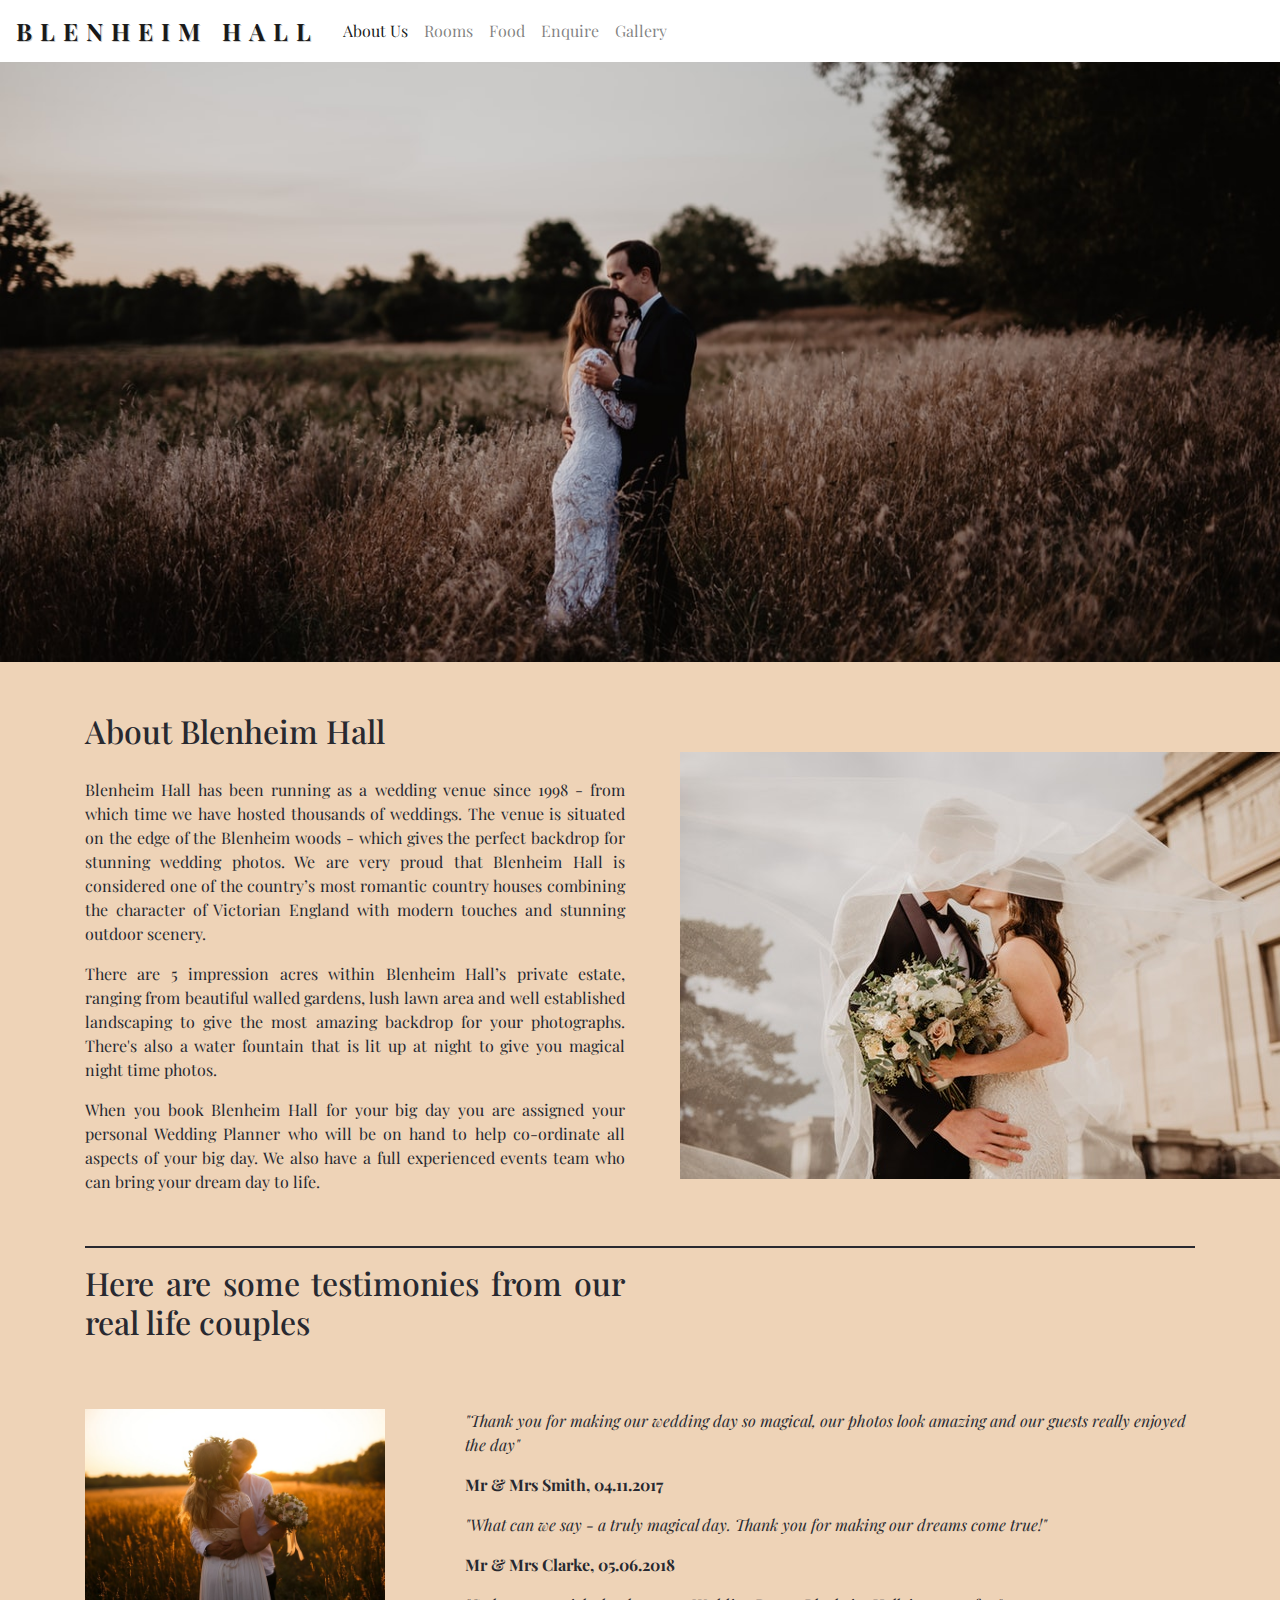
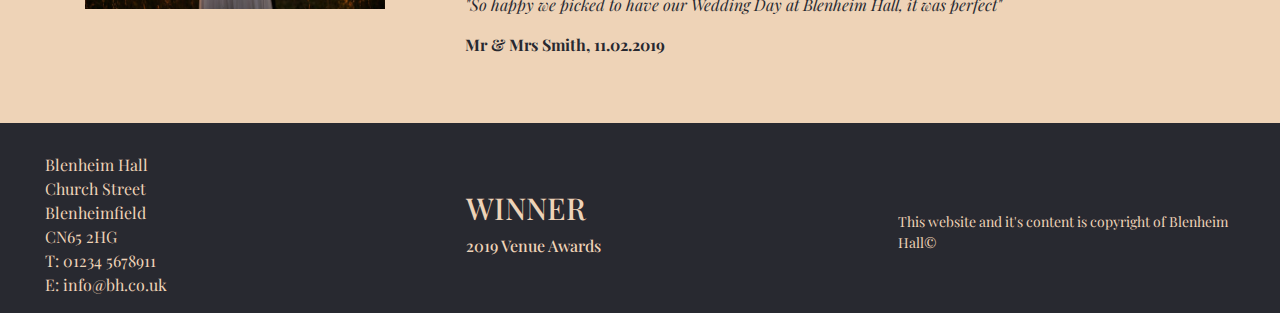
<file: index.html>
<!DOCTYPE html>
<html lang="en">
<head>
    <meta charset="UTF-8">
    <meta name="viewport" content="width=device-width, initial-scale=1.0">
    <meta http-equiv="X-UA-Compatible" content="ie=edge">
    <link rel="stylesheet" href="https://stackpath.bootstrapcdn.com/bootstrap/4.4.1/css/bootstrap.min.css" integrity="sha384-Vkoo8x4CGsO3+Hhxv8T/Q5PaXtkKtu6ug5TOeNV6gBiFeWPGFN9MuhOf23Q9Ifjh" crossorigin="anonymous">
    <link rel="stylesheet" href="https://cdnjs.cloudflare.com/ajax/libs/font-awesome/5.8.1/css/all.css" integrity="sha256-BbA16MRVnPLkcJWY/l5MsqhyOIQr7OpgUAkYkKVvYco=" crossorigin="anonymous" />
    <link href="https://fonts.googleapis.com/css?family=Crimson+Text:400,700&display=swap" rel="stylesheet">
    <link rel="stylesheet" href="assets/css/style.css" type="text/css">
    <title>Blenheim Hall</title>
</head>

<body>
    <header> 
        <nav class="navbar navbar-expand-lg navbar-light bg-light">
            <a class="navbar-brand" href="index.html">Blenheim Hall</a>
            <button class="navbar-toggler" type="button" data-toggle="collapse" data-target="#navbarSupportedContent" aria-controls="navbarSupportedContent" aria-expanded="false" aria-label="Toggle navigation">
                <span class="navbar-toggler-icon"></span>
            </button>
            <div class="collapse navbar-collapse" id="navbarSupportedContent">
                <ul class="navbar-nav mr-auto">
                    <li class="nav-item active">
                        <a class="nav-link" href="index.html">About Us <span class="sr-only">(current)</span></a>
                    </li>
                    <li class="nav-item">
                        <a class="nav-link" href="rooms.html">Rooms</a>
                    </li>
                    <li class="nav-item">
                        <a class="nav-link" href="food.html">Food</a>
                    </li>
                    <li class="nav-item">
                        <a class="nav-link" href="enquire.html">Enquire</a>
                    </li>
                    <li class="nav-item">
                        <a class="nav-link" href="gallery.html">Gallery</a>
                    </li>            
                </ul>    
            </div>
        </nav>             
        <div id="h-image">            
    </header>

    <section class="about-section">
        <div class="container about-container">
            <div class="row">
                <div class="col-12 col-lg-6 about">
                    <h2>About Blenheim Hall</h2>
                    <p>Blenheim Hall has been running as a wedding venue since 1998 - from which time we have hosted thousands of weddings. 
                    The venue is situated on the edge of the Blenheim woods - which gives the perfect backdrop for stunning wedding photos.
                     We are very proud that Blenheim Hall is considered one of the country’s most romantic country houses combining the character of Victorian England with modern touches and stunning outdoor scenery.
                    </p>
                    <p>There are 5 impression acres within Blenheim Hall’s private estate, ranging from beautiful walled gardens, 
                    lush lawn area and well established landscaping to give the most amazing backdrop for your photographs.
                    There's also a water fountain that is lit up at night to give you magical night time photos.
                    </p>
                    <p>When you book Blenheim Hall for your big day you are assigned your personal Wedding Planner who will be on hand to help
                    co-ordinate all aspects of your big day. We also have a full experienced events team who can bring your dream day to life.
                    </p>                        
                </div>
                <div class="col-12 col-lg-6 about-us-image1">
                    <img src="images/kissing.jpg">
                </div>
            </div>
            <hr class="block-divider">
            <section class="quotes-section">
                <div class="row quote-header">
                    <div class="col-12 col-lg-6 about">
                        <h2>Here are some testimonies from our real life couples</h2>
                    </div>
                </div>
                <div class="row">
                    <div class="col-12 col-lg-4">                          
                        <div class="quotes-image">
                            <img src="images/kissing2.jpg">
                        </div>
                    </div>
                    <div class="col-12 col-lg-8 quotes-text">
                        <p class="quote">"Thank you for making our wedding day so magical, our photos look amazing and our guests really enjoyed the day"</p>
                        <p class="quote-from">Mr & Mrs Smith, 04.11.2017</p>
                        <p class="quote">"What can we say - a truly magical day. Thank you for making our dreams come true!"</p>
                        <p class="quote-from">Mr & Mrs Clarke, 05.06.2018</p>
                        <p class="quote">"So happy we picked to have our Wedding Day at Blenheim Hall, it was perfect"</p>
                        <p class="quote-from">Mr & Mrs Smith, 11.02.2019</p>
                    </div>                  
                </div>        
            </section>
        </div>                          
    </section>               
   
    <footer class="container-fluid">
        <div class="row">
            <div class="col-md-4">
                <p class="address inline-block">Blenheim Hall 
                <br>Church Street 
                <br>Blenheimfield 
                <br>CN65 2HG 
                <br><i class="fas fa-phone"></i>  T: 01234 5678911
                <br><i class="fas fa-envelope"></i>  E: info@bh.co.uk</p>                    
            </div>
            <div class="winner col-md-4">
                <i class="fas fa-award"></i><br>
                <h5 class="winner-text inline-block"> WINNER</h5><br>
                <h5 class="winner-award inline-block">2019 Venue Awards</h5>
            </div>          
            <div class="col-md-4">
                <ul class="footer-links">
                    <li class="list-inline-item">
                         <a target="_blank" href="https://www.facebook.com">
                            <i class="fab fa-facebook" aria-hidden="true"></i>
                        </a>
                    </li>
                    <li class="list-inline-item">
                        <a target="_blank" href="https://www.instagram.com">
                            <i class="fab fa-instagram" aria-hidden="true"></i>
                        </a>
                    </li>
                    <li class="list-inline-item">
                        <a target="_blank" href="https://www.youtube.com">
                            <i class="fab fa-youtube" aria-hidden="true"></i>
                        </a>
                    </li>
                    <li class="list-inline-item">
                        <a target="_blank" href="https://www.pinterest.com">
                            <i class="fab fa-pinterest" aria-hidden="true"></i>
                        </a>
                    </li>
                </ul>
                <div class="copyright">
                    <p>This website and it's content is copyright of Blenheim Hall©</p>                    
                </div>
            </div>
        </div>
    </footer>
    <script src="https://code.jquery.com/jquery-3.4.1.slim.min.js" integrity="sha384-J6qa4849blE2+poT4WnyKhv5vZF5SrPo0iEjwBvKU7imGFAV0wwj1yYfoRSJoZ+n" crossorigin="anonymous"></script>
    <script src="https://cdn.jsdelivr.net/npm/popper.js@1.16.0/dist/umd/popper.min.js" integrity="sha384-Q6E9RHvbIyZFJoft+2mJbHaEWldlvI9IOYy5n3zV9zzTtmI3UksdQRVvoxMfooAo" crossorigin="anonymous"></script>
    <script src="https://stackpath.bootstrapcdn.com/bootstrap/4.4.1/js/bootstrap.min.js" integrity="sha384-wfSDF2E50Y2D1uUdj0O3uMBJnjuUD4Ih7YwaYd1iqfktj0Uod8GCExl3Og8ifwB6" crossorigin="anonymous"></script>
    </body>
</html>
</file>
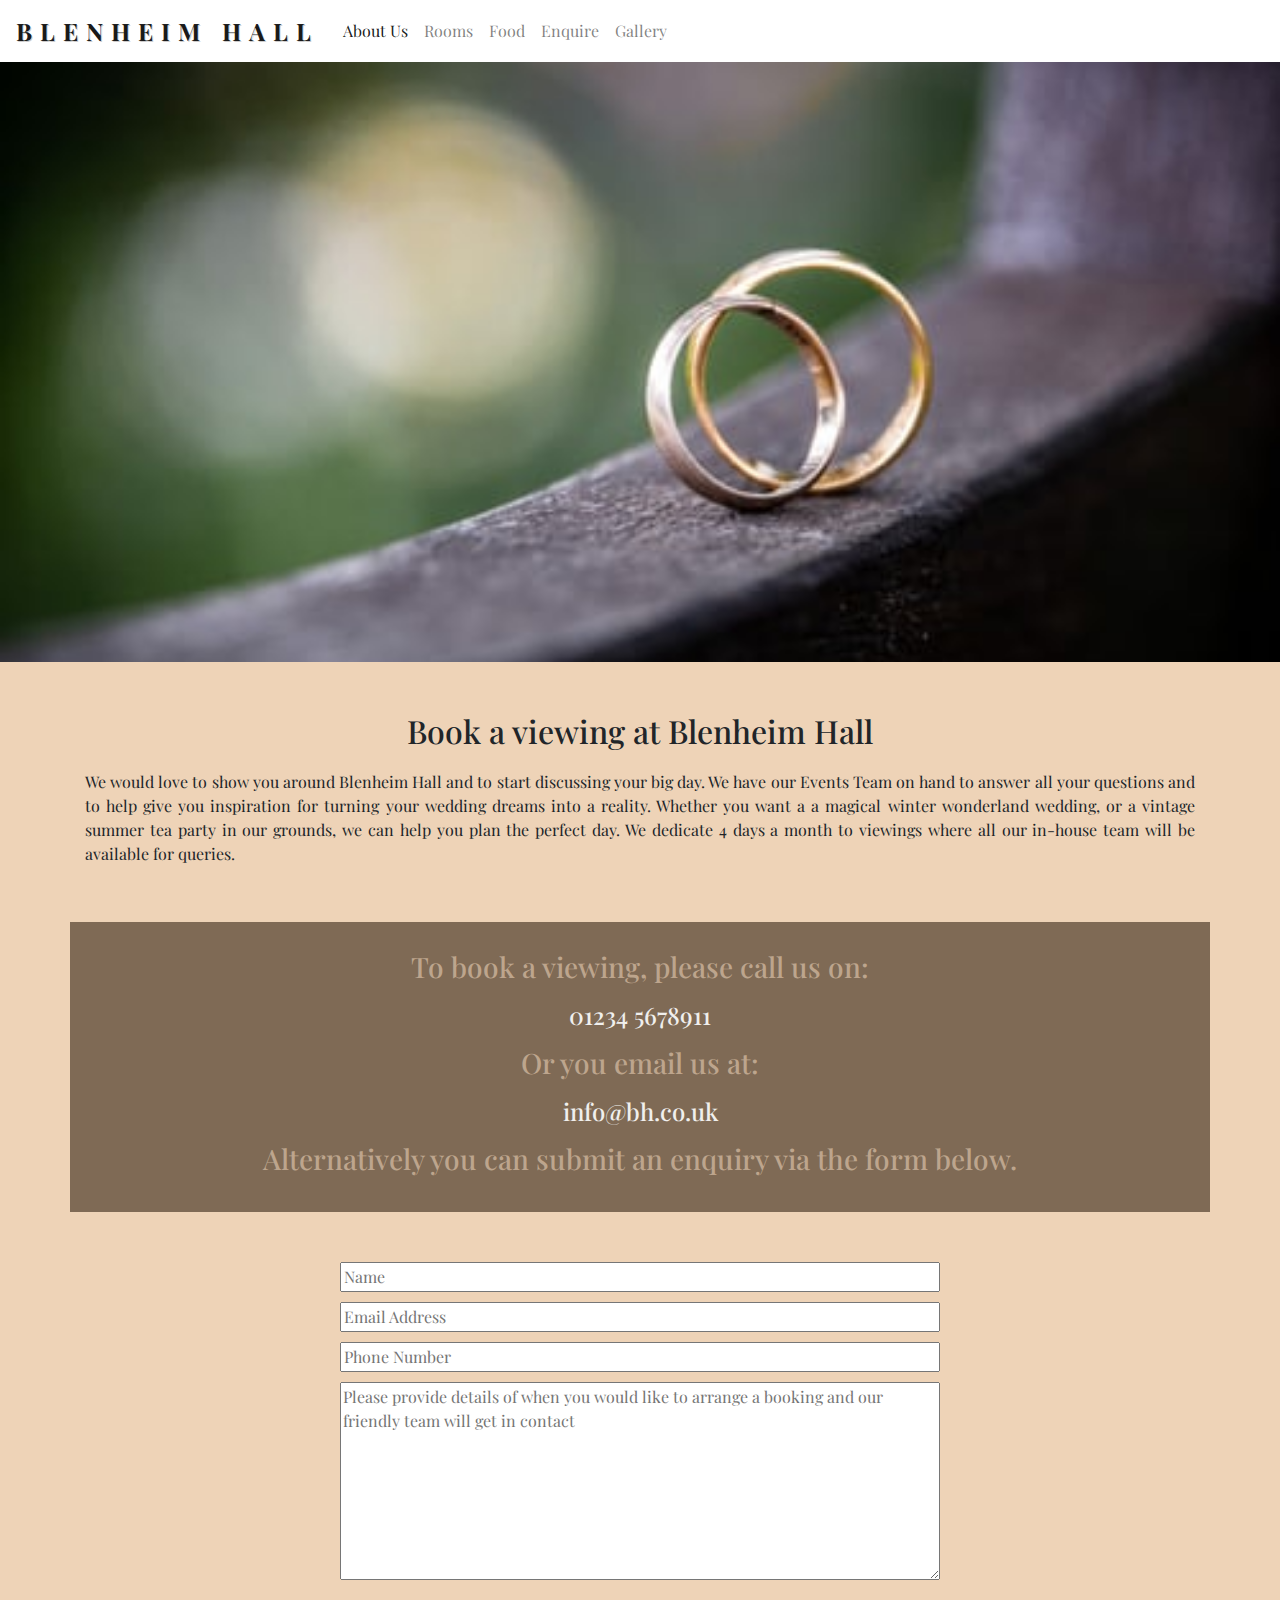
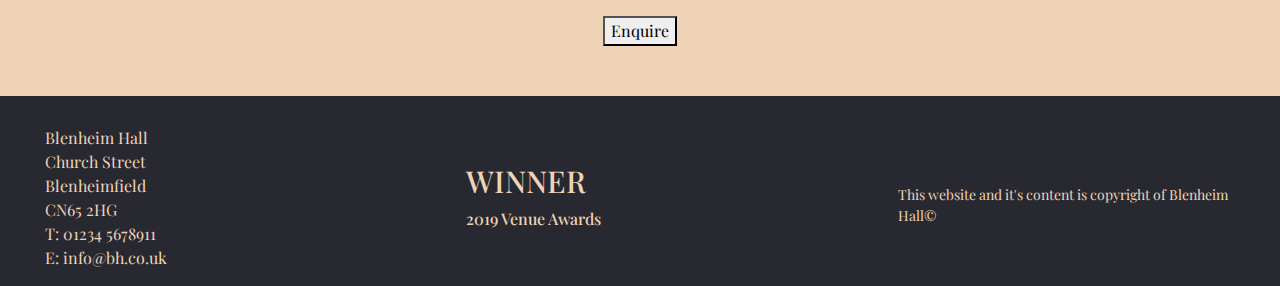
<file: enquire.html>
<!DOCTYPE html>
<html lang="en">
<head>
    <meta charset="UTF-8">
    <meta name="viewport" content="width=device-width, initial-scale=1.0">
    <meta http-equiv="X-UA-Compatible" content="ie=edge">
    <link rel="stylesheet" href="https://stackpath.bootstrapcdn.com/bootstrap/4.4.1/css/bootstrap.min.css" integrity="sha384-Vkoo8x4CGsO3+Hhxv8T/Q5PaXtkKtu6ug5TOeNV6gBiFeWPGFN9MuhOf23Q9Ifjh" crossorigin="anonymous">
    <link rel="stylesheet" href="https://cdnjs.cloudflare.com/ajax/libs/font-awesome/5.8.1/css/all.css" integrity="sha256-BbA16MRVnPLkcJWY/l5MsqhyOIQr7OpgUAkYkKVvYco=" crossorigin="anonymous" />
    <link href="https://fonts.googleapis.com/css?family=Crimson+Text:400,700&display=swap" rel="stylesheet">
    <link rel="stylesheet" href="assets/css/style.css" type="text/css">
    <title>Blenheim Hall</title>
</head>

<body>
    <header> 
        <nav class="navbar navbar-expand-lg navbar-light bg-light">
            <a class="navbar-brand" href="index.html">Blenheim Hall</a>
            <button class="navbar-toggler" type="button" data-toggle="collapse" data-target="#navbarSupportedContent" aria-controls="navbarSupportedContent" aria-expanded="false" aria-label="Toggle navigation">
                <span class="navbar-toggler-icon"></span>
            </button>
            <div class="collapse navbar-collapse" id="navbarSupportedContent">
                <ul class="navbar-nav mr-auto">
                    <li class="nav-item active">
                        <a class="nav-link" href="index.html">About Us <span class="sr-only">(current)</span></a>
                    </li>
                    <li class="nav-item">
                        <a class="nav-link" href="rooms.html">Rooms</a>
                    </li>
                    <li class="nav-item">
                        <a class="nav-link" href="food.html">Food</a>
                    </li>
                    <li class="nav-item">
                        <a class="nav-link" href="enquire.html">Enquire</a>
                    </li>
                    <li class="nav-item">
                        <a class="nav-link" href="gallery.html">Gallery</a>
                    </li>            
                </ul>    
            </div>
        </nav> 
        <div id="h-image-enquire">    
    </header>

    <section class="enquire-section">
        <div class="container enquire-container">
            <div class="row">
                <div class="col about-enquire">
                    <h2>Book a viewing at Blenheim Hall</h2>
                    <div>
                        <p>We would love to show you around Blenheim Hall and to start discussing your big day. We have our Events Team on hand to answer all your questions
                        and to help give you inspiration for turning your wedding dreams into a reality. Whether you want a a magical winter wonderland wedding, or a vintage summer
                        tea party in our grounds, we can help you plan the perfect day. We dedicate 4 days a month to viewings where all our in-house team will be available for queries.</p>
                    </div>
                </div>
                <div class="contact-us container-fluid">
                    <div class="contact-details">
                        <h3>To book a viewing, please call us on:</h3>
                        <h4>01234 5678911 </h4>
                        <h3>Or you email us at: </h3>
                        <h4>info@bh.co.uk </h4>
                        <h3>Alternatively you can submit an enquiry via the form below.</h3>
                    </div>
                </div>
            </div>                    
            <div class="enquiry-form">
                <form>              
                    <input type="text" name="name" placeholder="Name" required/> <br>
                    <input type="email" name="email" placeholder="Email Address" required/> <br>
                    <input type="text" name="number" placeholder="Phone Number" required/> <br>
                    <textarea rows="8" name="enquiry details" placeholder="Please provide details of when you would like to arrange a booking and our friendly team will get in contact" required></textarea>
                    <div class="form-row text-center">
                        <div class="col">
                            <button type="submit">Enquire</button>
                        </div>
                    </div>                
                </form>
            </div>                    
        </div>
    </section>

    <footer class="container-fluid">
        <div class="row">
            <div class="col-md-4">
                <p class="address inline-block">Blenheim Hall 
                <br>Church Street 
                <br>Blenheimfield 
                <br>CN65 2HG 
                <br><i class="fas fa-phone"></i>  T: 01234 5678911
                <br><i class="fas fa-envelope"></i>  E: info@bh.co.uk</p>                    
            </div>
            <div class="winner col-md-4">
                <i class="fas fa-award"></i><br>
                <h5 class="winner-text inline-block"> WINNER</h5><br>
                <h5 class="winner-award inline-block">2019 Venue Awards</h5>
            </div>          
            <div class="col-md-4">
                <ul class="footer-links">
                    <li class="list-inline-item">
                         <a target="_blank" href="https://www.facebook.com">
                            <i class="fab fa-facebook" aria-hidden="true"></i>
                        </a>
                    </li>
                    <li class="list-inline-item">
                        <a target="_blank" href="https://www.instagram.com">
                            <i class="fab fa-instagram" aria-hidden="true"></i>
                        </a>
                    </li>
                    <li class="list-inline-item">
                        <a target="_blank" href="https://www.youtube.com">
                            <i class="fab fa-youtube" aria-hidden="true"></i>
                        </a>
                    </li>
                    <li class="list-inline-item">
                        <a target="_blank" href="https://www.pinterest.com">
                            <i class="fab fa-pinterest" aria-hidden="true"></i>
                        </a>
                    </li>
                </ul>
                <div class="copyright">
                    <p>This website and it's content is copyright of Blenheim Hall©</p>                    
                </div>
            </div>
        </div>
    </footer>
    <script src="https://code.jquery.com/jquery-3.4.1.slim.min.js" integrity="sha384-J6qa4849blE2+poT4WnyKhv5vZF5SrPo0iEjwBvKU7imGFAV0wwj1yYfoRSJoZ+n" crossorigin="anonymous"></script>
    <script src="https://cdn.jsdelivr.net/npm/popper.js@1.16.0/dist/umd/popper.min.js" integrity="sha384-Q6E9RHvbIyZFJoft+2mJbHaEWldlvI9IOYy5n3zV9zzTtmI3UksdQRVvoxMfooAo" crossorigin="anonymous"></script>
    <script src="https://stackpath.bootstrapcdn.com/bootstrap/4.4.1/js/bootstrap.min.js" integrity="sha384-wfSDF2E50Y2D1uUdj0O3uMBJnjuUD4Ih7YwaYd1iqfktj0Uod8GCExl3Og8ifwB6" crossorigin="anonymous"></script>
    </body>
</html>
</file>
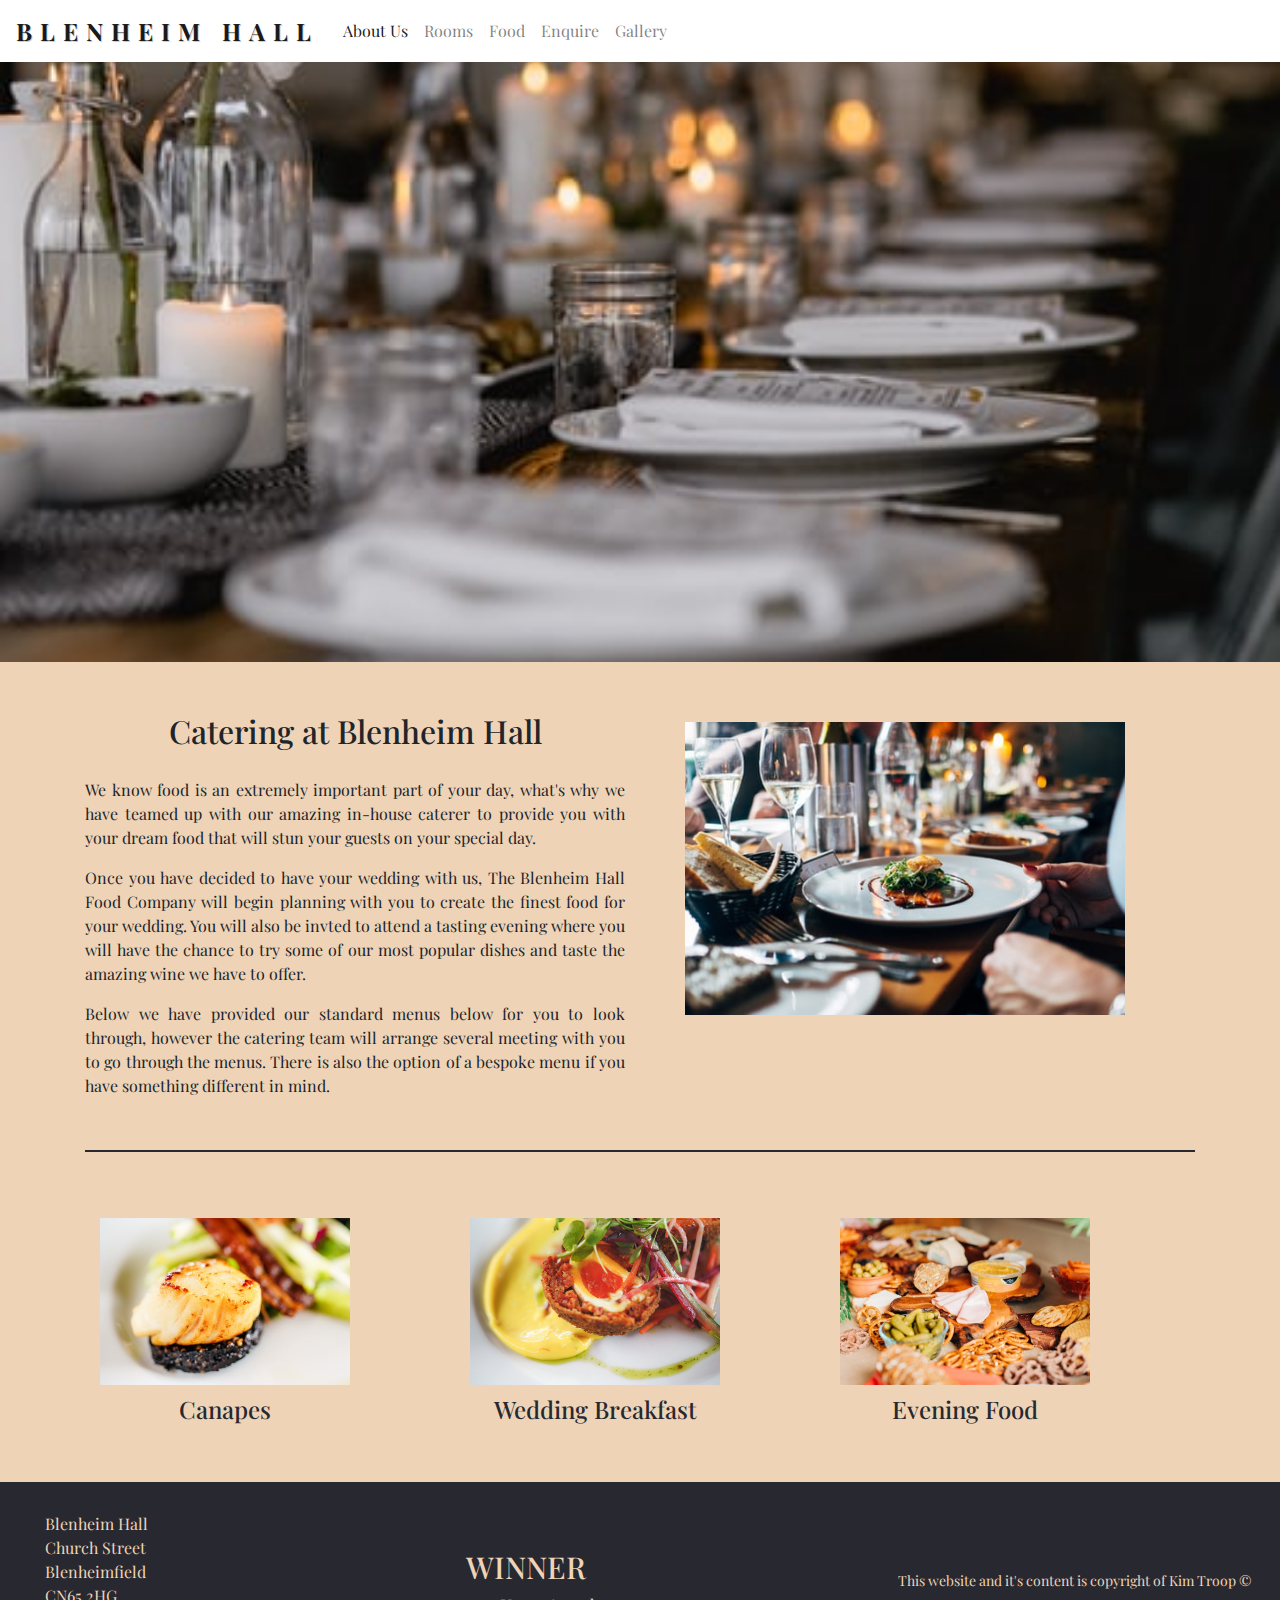
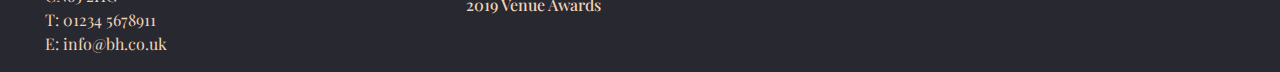
<file: food.html>
<!DOCTYPE html>
<html lang="en">
<head>
    <meta charset="UTF-8">
    <meta name="viewport" content="width=device-width, initial-scale=1.0">
    <meta http-equiv="X-UA-Compatible" content="ie=edge">
    <link rel="stylesheet" href="https://stackpath.bootstrapcdn.com/bootstrap/4.4.1/css/bootstrap.min.css" integrity="sha384-Vkoo8x4CGsO3+Hhxv8T/Q5PaXtkKtu6ug5TOeNV6gBiFeWPGFN9MuhOf23Q9Ifjh" crossorigin="anonymous">
    <link rel="stylesheet" href="https://cdnjs.cloudflare.com/ajax/libs/font-awesome/5.8.1/css/all.css" integrity="sha256-BbA16MRVnPLkcJWY/l5MsqhyOIQr7OpgUAkYkKVvYco=" crossorigin="anonymous" />
    <link href="https://fonts.googleapis.com/css?family=Crimson+Text:400,700&display=swap" rel="stylesheet">
    <link rel="stylesheet" href="assets/css/style.css" type="text/css">
    <title>Blenheim Hall</title>
</head>

<body>
    <header> 
        <nav class="navbar navbar-expand-lg navbar-light bg-light">
            <a class="navbar-brand" href="index.html">Blenheim Hall</a>
            <button class="navbar-toggler" type="button" data-toggle="collapse" data-target="#navbarSupportedContent" aria-controls="navbarSupportedContent" aria-expanded="false" aria-label="Toggle navigation">
                <span class="navbar-toggler-icon"></span>
            </button>
            <div class="collapse navbar-collapse" id="navbarSupportedContent">
                <ul class="navbar-nav mr-auto">
                    <li class="nav-item active">
                        <a class="nav-link" href="index.html">About Us <span class="sr-only">(current)</span></a>
                    </li>
                    <li class="nav-item">
                        <a class="nav-link" href="rooms.html">Rooms</a>
                    </li>
                    <li class="nav-item">
                        <a class="nav-link" href="food.html">Food</a>
                    </li>
                    <li class="nav-item">
                        <a class="nav-link" href="enquire.html">Enquire</a>
                    </li>
                    <li class="nav-item">
                        <a class="nav-link" href="gallery.html">Gallery</a>
                    </li>            
                </ul>    
            </div>
        </nav>  
        <div id="h-image-food"> 
        </div>               
    </header>

    <section class="food-background">
        <div class="container about-food-container">
            <div class="row">                          
                <div class="col-12 col-lg-6 about-food">
                    <h2>Catering at Blenheim Hall</h2>
                    <div class="food-description">
                        <p>We know food is an extremely important part of your day, what's why we have teamed up with our amazing in-house caterer to provide you with your dream food that will stun your guests on your special day.</p>
                        <p>Once you have decided to have your wedding with us, The Blenheim Hall Food Company will begin planning with you to create the finest food for your wedding. 
                        You will also be invted to attend a tasting evening where you will have the chance to try some of our most popular dishes and taste the amazing wine we have to offer.
                        </p>             
                        <p>Below we have provided our standard menus below for you to look through, however the catering team will arrange several meeting with you to go through the menus. There is also the option of a bespoke menu if you have something different in mind.</p>
                    </div>
                </div>
                <div class="col-12 col-lg-6 food-image">
                    <img src="images/food.jpg" class="food-image1">
                </div>
            </div>
            <hr class="block-divider">
        </div>
        
        <section>
            <div class="container">
                <div class="menus row">
                    <div class="col-lg-4 menu">
                        <div class="menu-card">
                            <a href="assets/food/canapes.pdf" target="_blank">
                                <img src="images/menucard1.jpg">
                                <h4>Canapes</h4>
                            </a>
                        </div>
                    </div> 
                    <div class="col-lg-4 menu">
                        <div class="menu-card">
                            <a href="assets/food/weddingbreakfast.pdf" target="_blank">
                                <img src="images/menucard2.jpg">
                                <h4>Wedding Breakfast</h4>
                            </a>
                        </div>
                    </div>         
                    <div class="col-lg-4 menu">
                        <div class="menu-card">
                            <a href="assets/food/eveningmenu.pdf" target="_blank">
                                <img src="images/menucard3.jpg">
                                <h4>Evening Food</h4>
                            </a>
                        </div>
                    </div> 
                </div>
            </div>
        </section>
    </section>

    <footer class="container-fluid">
        <div class="row">
            <div class="col-md-4">
                <p class="address inline-block">Blenheim Hall 
                <br>Church Street 
                <br>Blenheimfield 
                <br>CN65 2HG 
                <br><i class="fas fa-phone"></i>  T: 01234 5678911
                <br><i class="fas fa-envelope"></i>  E: info@bh.co.uk</p>                    
            </div>
            <div class="winner col-md-4">
                <i class="fas fa-award"></i><br>
                <h5 class="winner-text inline-block"> WINNER</h5><br>
                <h5 class="winner-award inline-block">2019 Venue Awards</h5>
            </div>          
            <div class="col-md-4">
                <ul class="footer-links">
                    <li class="list-inline-item">
                         <a target="_blank" href="https://www.facebook.com">
                            <i class="fab fa-facebook" aria-hidden="true"></i>
                        </a>
                    </li>
                    <li class="list-inline-item">
                        <a target="_blank" href="https://www.instagram.com">
                            <i class="fab fa-instagram" aria-hidden="true"></i>
                        </a>
                    </li>
                    <li class="list-inline-item">
                        <a target="_blank" href="https://www.youtube.com">
                            <i class="fab fa-youtube" aria-hidden="true"></i>
                        </a>
                    </li>
                    <li class="list-inline-item">
                        <a target="_blank" href="https://www.pinterest.com">
                            <i class="fab fa-pinterest" aria-hidden="true"></i>
                        </a>
                    </li>
                </ul>
                <div class="copyright">
                    <p>This website and it's content is copyright of Kim Troop ©</p>                    
                </div>
            </div>
        </div>
    </footer>
    <script src="https://code.jquery.com/jquery-3.4.1.slim.min.js" integrity="sha384-J6qa4849blE2+poT4WnyKhv5vZF5SrPo0iEjwBvKU7imGFAV0wwj1yYfoRSJoZ+n" crossorigin="anonymous"></script>
    <script src="https://cdn.jsdelivr.net/npm/popper.js@1.16.0/dist/umd/popper.min.js" integrity="sha384-Q6E9RHvbIyZFJoft+2mJbHaEWldlvI9IOYy5n3zV9zzTtmI3UksdQRVvoxMfooAo" crossorigin="anonymous"></script>
    <script src="https://stackpath.bootstrapcdn.com/bootstrap/4.4.1/js/bootstrap.min.js" integrity="sha384-wfSDF2E50Y2D1uUdj0O3uMBJnjuUD4Ih7YwaYd1iqfktj0Uod8GCExl3Og8ifwB6" crossorigin="anonymous"></script>
    </body>
</html>
</file>
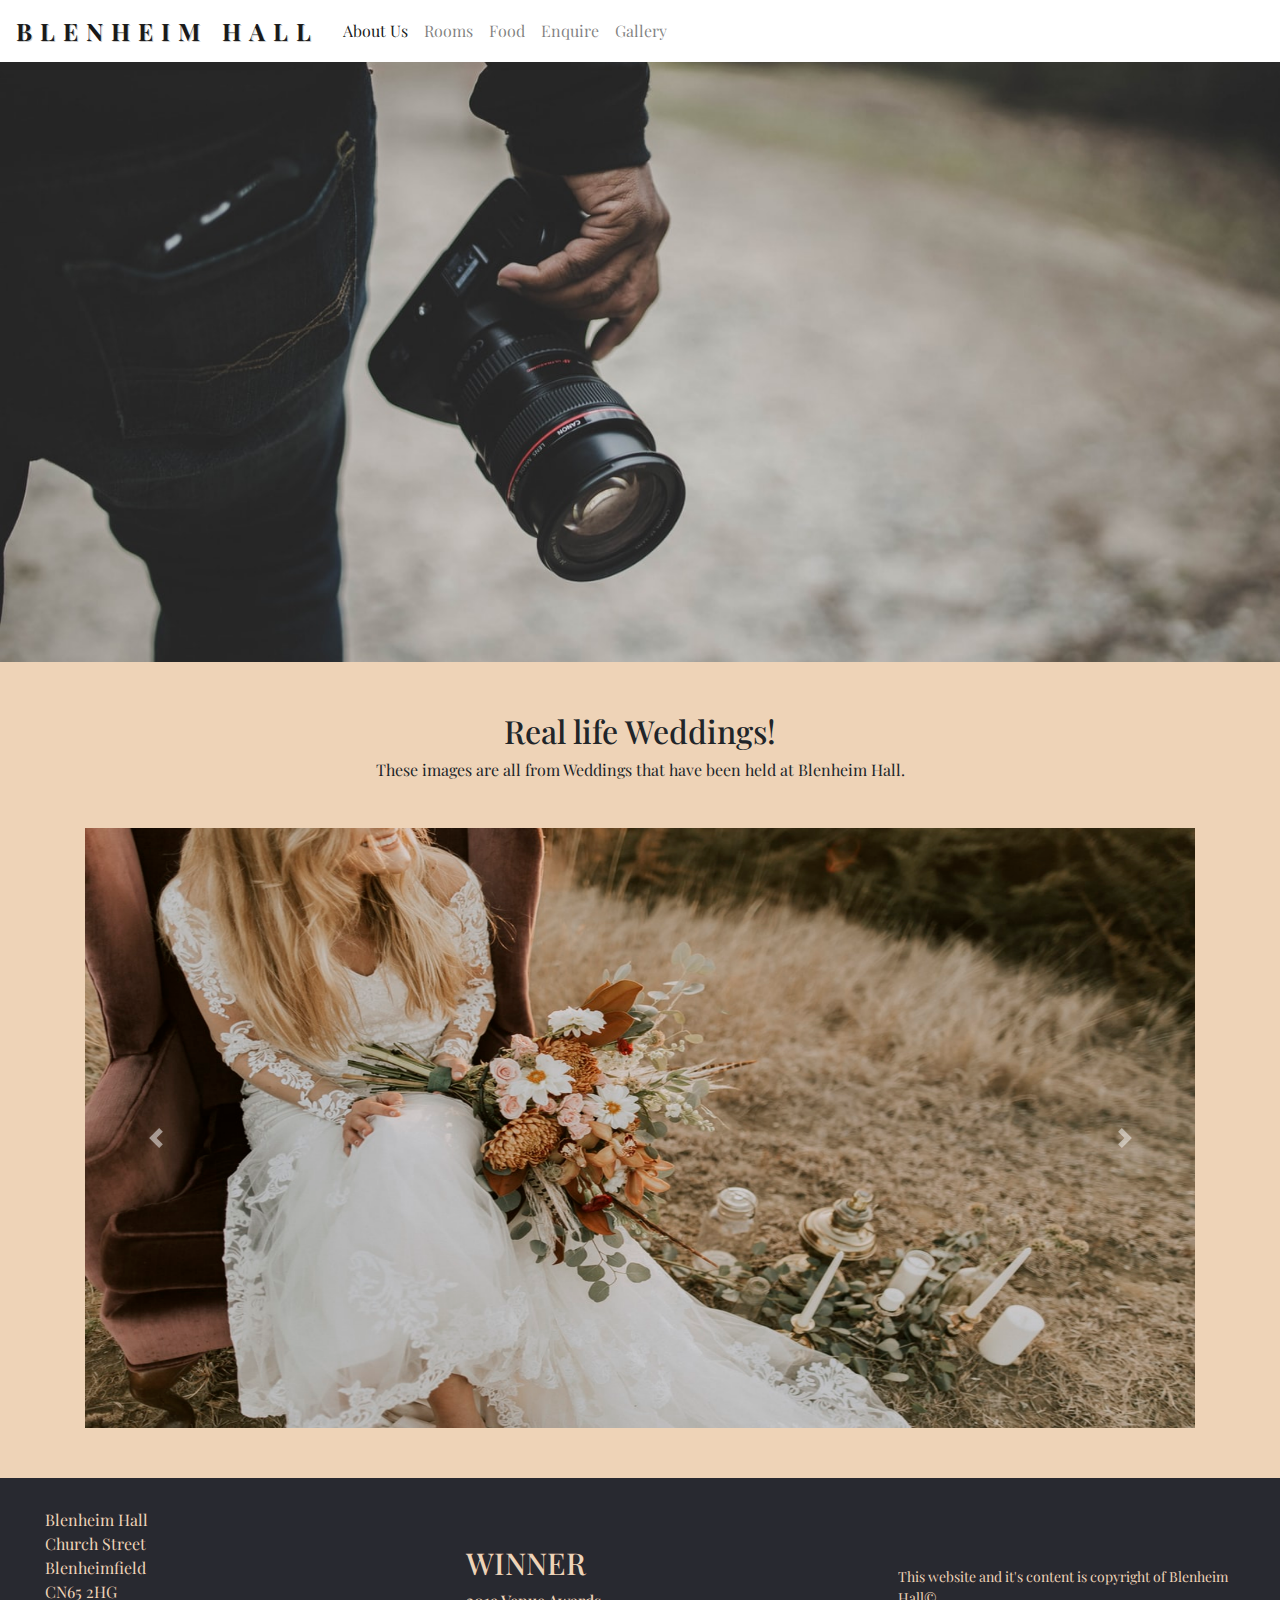
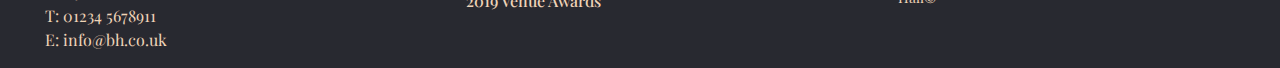
<file: gallery.html>
<!DOCTYPE html>
<html lang="en">
<head>
    <meta charset="UTF-8">
    <meta name="viewport" content="width=device-width, initial-scale=1.0">
    <meta http-equiv="X-UA-Compatible" content="ie=edge">
    <link rel="stylesheet" href="https://stackpath.bootstrapcdn.com/bootstrap/4.4.1/css/bootstrap.min.css" integrity="sha384-Vkoo8x4CGsO3+Hhxv8T/Q5PaXtkKtu6ug5TOeNV6gBiFeWPGFN9MuhOf23Q9Ifjh" crossorigin="anonymous">
    <link rel="stylesheet" href="https://cdnjs.cloudflare.com/ajax/libs/font-awesome/5.8.1/css/all.css" integrity="sha256-BbA16MRVnPLkcJWY/l5MsqhyOIQr7OpgUAkYkKVvYco=" crossorigin="anonymous" />
    <link href="https://fonts.googleapis.com/css?family=Crimson+Text:400,700&display=swap" rel="stylesheet">
    <link rel="stylesheet" href="assets/css/style.css" type="text/css">
    <title>Blenheim Hall</title>
</head>

<body>
    <header> 
        <nav class="navbar navbar-expand-lg navbar-light bg-light">
            <a class="navbar-brand" href="index.html">Blenheim Hall</a>
            <button class="navbar-toggler" type="button" data-toggle="collapse" data-target="#navbarSupportedContent" aria-controls="navbarSupportedContent" aria-expanded="false" aria-label="Toggle navigation">
                <span class="navbar-toggler-icon"></span>
            </button>
            <div class="collapse navbar-collapse" id="navbarSupportedContent">
                <ul class="navbar-nav mr-auto">
                    <li class="nav-item active">
                        <a class="nav-link" href="index.html">About Us <span class="sr-only">(current)</span></a>
                    </li>
                    <li class="nav-item">
                        <a class="nav-link" href="rooms.html">Rooms</a>
                    </li>
                    <li class="nav-item">
                        <a class="nav-link" href="food.html">Food</a>
                    </li>
                    <li class="nav-item">
                        <a class="nav-link" href="enquire.html">Enquire</a>
                    </li>
                    <li class="nav-item">
                        <a class="nav-link" href="gallery.html">Gallery</a>
                    </li>            
                </ul>    
            </div>
        </nav> 
        <div id="gallery-image">        
    </header>

    <section class="gallery">
        <div class="container gallery-text">
            <div>
                <h2>Real life Weddings!</h2>
            </div>
            <div>
                <p>These images are all from Weddings that have been held at Blenheim Hall.</p> 
            </div>
        </div>
        <div id="carouselExampleControls" class="carousel slide container slideshow" data-ride="carousel">
            <div class="carousel-inner">
                <div class="carousel-item active">
                    <img src="images/gallery1.jpg" class="d-block w-100" alt="Wedding 1">
                </div>
                <div class="carousel-item">
                    <img src="images/gallery2.jpg" class="d-block w-100" alt="Wedding 2">
                </div>
                <div class="carousel-item">
                    <img src="images/gallery3.jpg" class="d-block w-100" alt="Wedding 3">
                </div>
                <div class="carousel-item">
                    <img src="images/gallery4.jpg" class="d-block w-100" alt="Wedding 4">
                </div>
            </div>
            <a class="carousel-control-prev" href="#carouselExampleControls" role="button" data-slide="prev">
                <span class="carousel-control-prev-icon" aria-hidden="true"></span>
                <span class="sr-only">Previous</span>
            </a>
            <a class="carousel-control-next" href="#carouselExampleControls" role="button" data-slide="next">
                <span class="carousel-control-next-icon" aria-hidden="true"></span>
                <span class="sr-only">Next</span>
            </a>
        </div>
    </section>      
                     
    <footer class="container-fluid">
        <div class="row">
            <div class="col-md-4">
                <p class="address inline-block">Blenheim Hall 
                <br>Church Street 
                <br>Blenheimfield 
                <br>CN65 2HG 
                <br><i class="fas fa-phone"></i>  T: 01234 5678911
                <br><i class="fas fa-envelope"></i>  E: info@bh.co.uk</p>                    
            </div>
            <div class="winner col-md-4">
                <i class="fas fa-award"></i><br>
                <h5 class="winner-text inline-block"> WINNER</h5><br>
                <h5 class="winner-award inline-block">2019 Venue Awards</h5>
            </div>          
            <div class="col-md-4">
                <ul class="footer-links">
                    <li class="list-inline-item">
                         <a target="_blank" href="https://www.facebook.com">
                            <i class="fab fa-facebook" aria-hidden="true"></i>
                        </a>
                    </li>
                    <li class="list-inline-item">
                        <a target="_blank" href="https://www.instagram.com">
                            <i class="fab fa-instagram" aria-hidden="true"></i>
                        </a>
                    </li>
                    <li class="list-inline-item">
                        <a target="_blank" href="https://www.youtube.com">
                            <i class="fab fa-youtube" aria-hidden="true"></i>
                        </a>
                    </li>
                    <li class="list-inline-item">
                        <a target="_blank" href="https://www.pinterest.com">
                            <i class="fab fa-pinterest" aria-hidden="true"></i>
                        </a>
                    </li>
                </ul>
                <div class="copyright">
                    <p>This website and it's content is copyright of Blenheim Hall©</p>                    
                </div>
            </div>
        </div>
    </footer>
    <script src="https://code.jquery.com/jquery-3.4.1.slim.min.js" integrity="sha384-J6qa4849blE2+poT4WnyKhv5vZF5SrPo0iEjwBvKU7imGFAV0wwj1yYfoRSJoZ+n" crossorigin="anonymous"></script>
    <script src="https://cdn.jsdelivr.net/npm/popper.js@1.16.0/dist/umd/popper.min.js" integrity="sha384-Q6E9RHvbIyZFJoft+2mJbHaEWldlvI9IOYy5n3zV9zzTtmI3UksdQRVvoxMfooAo" crossorigin="anonymous"></script>
    <script src="https://stackpath.bootstrapcdn.com/bootstrap/4.4.1/js/bootstrap.min.js" integrity="sha384-wfSDF2E50Y2D1uUdj0O3uMBJnjuUD4Ih7YwaYd1iqfktj0Uod8GCExl3Og8ifwB6" crossorigin="anonymous"></script>
    </body>
</html>
</file>
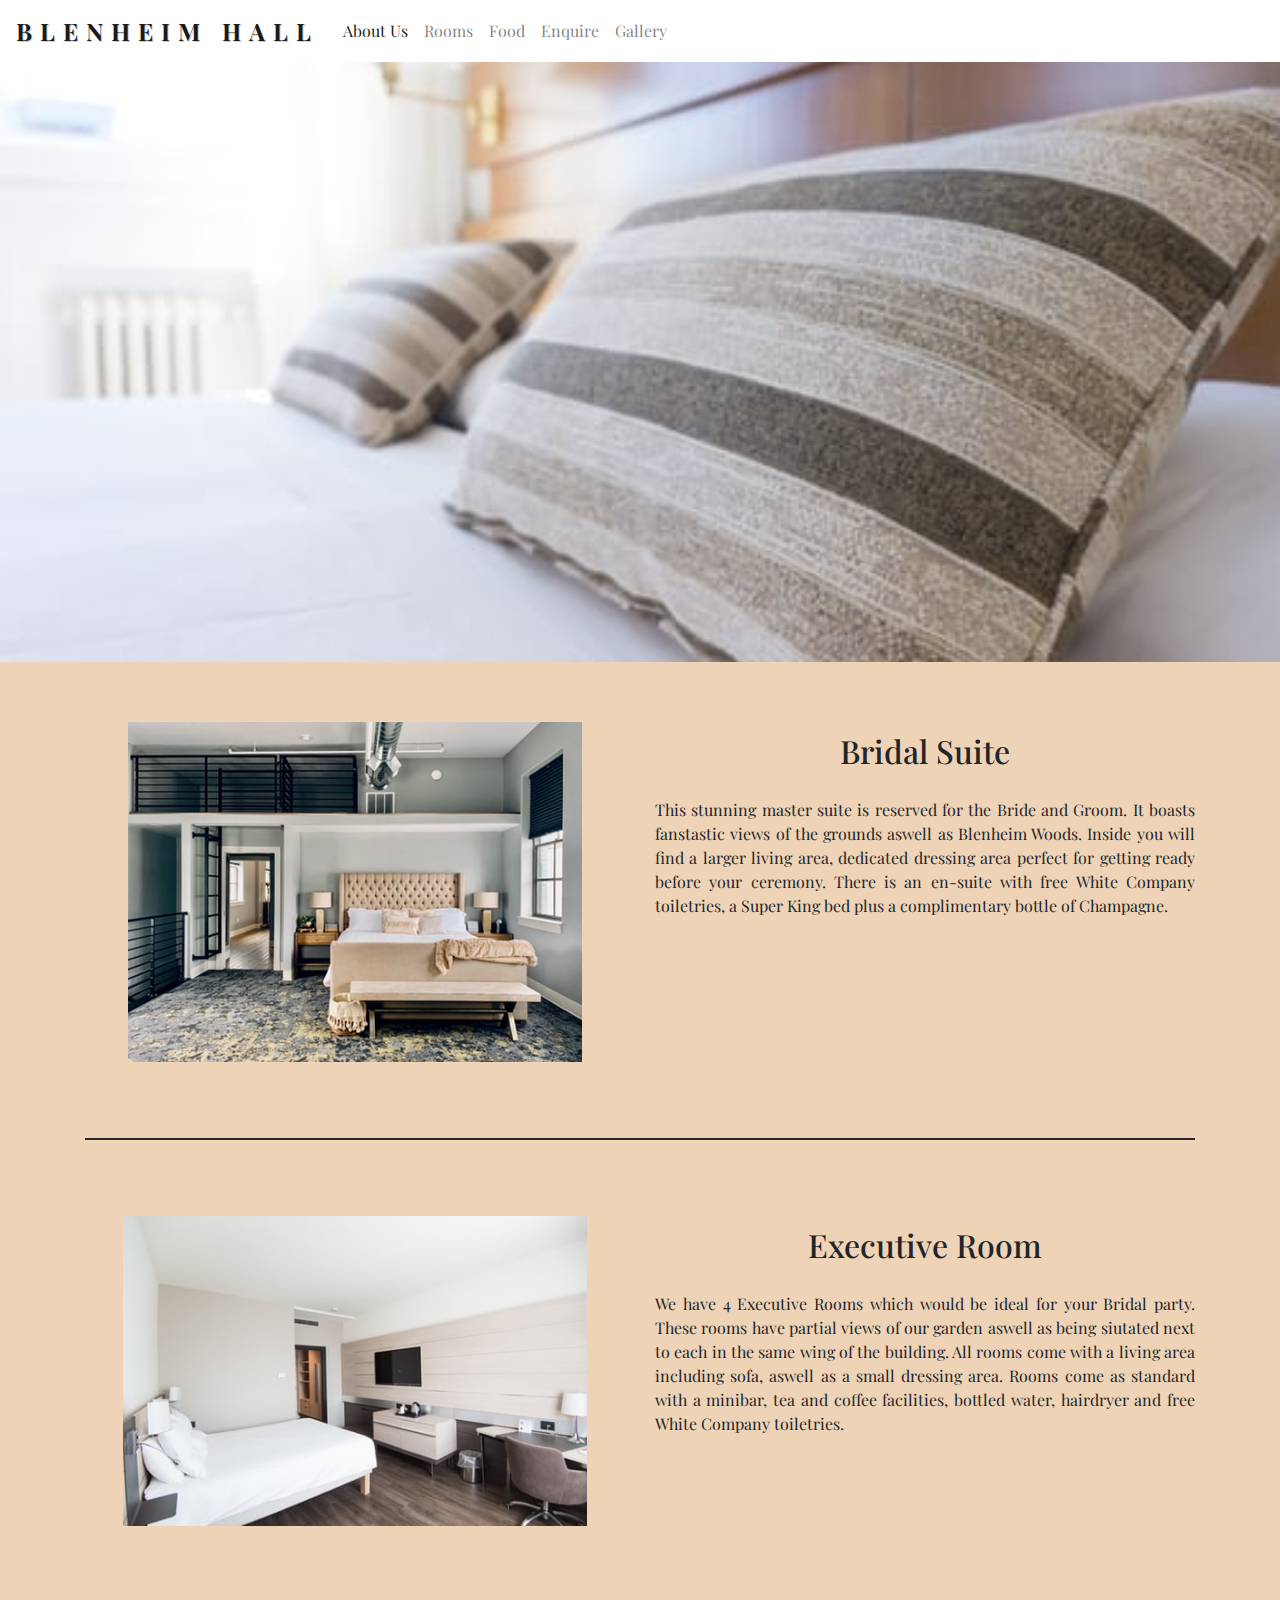
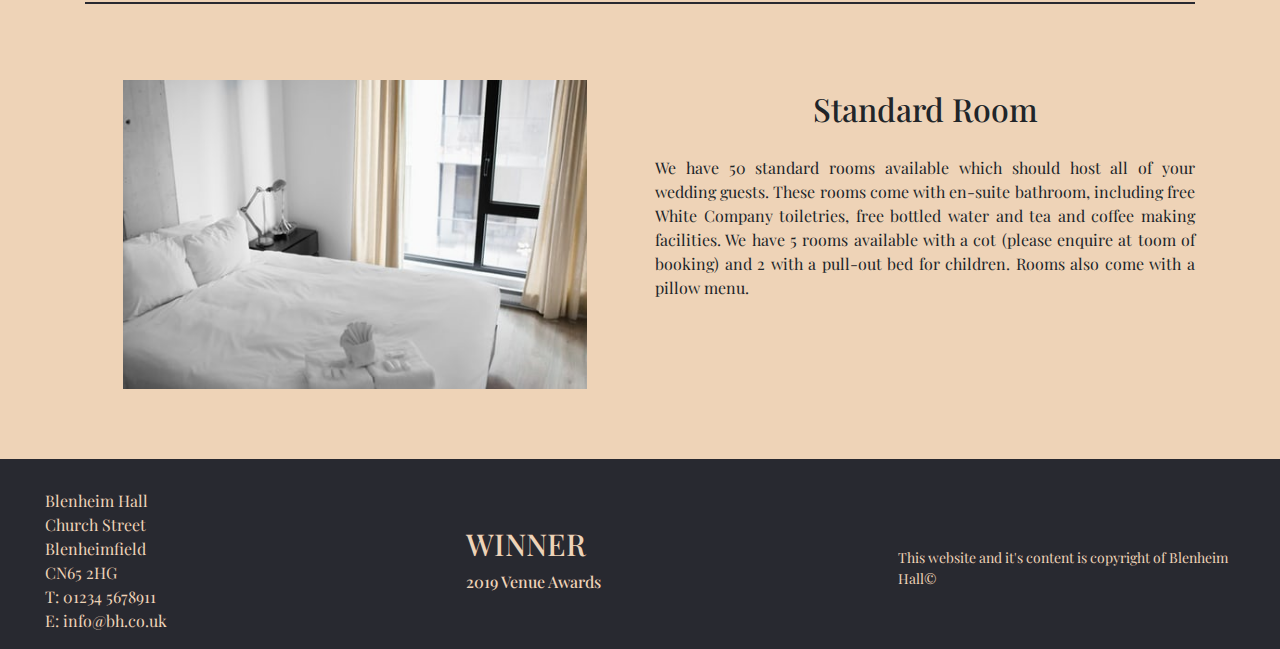
<file: rooms.html>
<!DOCTYPE html>
<html lang="en">
<head>
    <meta charset="UTF-8">
    <meta name="viewport" content="width=device-width, initial-scale=1.0">
    <meta http-equiv="X-UA-Compatible" content="ie=edge">
    <link rel="stylesheet" href="https://stackpath.bootstrapcdn.com/bootstrap/4.4.1/css/bootstrap.min.css" integrity="sha384-Vkoo8x4CGsO3+Hhxv8T/Q5PaXtkKtu6ug5TOeNV6gBiFeWPGFN9MuhOf23Q9Ifjh" crossorigin="anonymous">
    <link rel="stylesheet" href="https://cdnjs.cloudflare.com/ajax/libs/font-awesome/5.8.1/css/all.css" integrity="sha256-BbA16MRVnPLkcJWY/l5MsqhyOIQr7OpgUAkYkKVvYco=" crossorigin="anonymous" />
    <link href="https://fonts.googleapis.com/css?family=Crimson+Text:400,700&display=swap" rel="stylesheet">
    <link rel="stylesheet" href="assets/css/style.css" type="text/css">
    <title>Blenheim Hall</title>
</head>

<body>
    <header> 
        <nav class="navbar navbar-expand-lg navbar-light bg-light">
            <a class="navbar-brand" href="index.html">Blenheim Hall</a>
            <button class="navbar-toggler" type="button" data-toggle="collapse" data-target="#navbarSupportedContent" aria-controls="navbarSupportedContent" aria-expanded="false" aria-label="Toggle navigation">
                <span class="navbar-toggler-icon"></span>
            </button>
            <div class="collapse navbar-collapse" id="navbarSupportedContent">
                <ul class="navbar-nav mr-auto">
                    <li class="nav-item active">
                        <a class="nav-link" href="index.html">About Us <span class="sr-only">(current)</span></a>
                    </li>
                    <li class="nav-item">
                        <a class="nav-link" href="rooms.html">Rooms</a>
                    </li>
                    <li class="nav-item">
                        <a class="nav-link" href="food.html">Food</a>
                    </li>
                    <li class="nav-item">
                        <a class="nav-link" href="enquire.html">Enquire</a>
                    </li>
                    <li class="nav-item">
                        <a class="nav-link" href="gallery.html">Gallery</a>
                    </li>            
                </ul>    
            </div>
        </nav>           
        <div id="h-image-rooms">       
    </header>

    <section class="rooms-background">
        <div class="container rooms-container">
            <div class="row">
                <div class="col-12 col-lg-6 rooms">
                    <img src="images/room1.jpg" class="bedroom">
                </div>
                <div class="col-12 col-lg-6 rooms-text">
                    <h2>Bridal Suite</h2>
                    <div class="room-description">
                        <p>This stunning master suite is reserved for the Bride and Groom. It boasts fanstastic views of the grounds aswell as Blenheim Woods.
                        Inside you will find a larger living area, dedicated dressing area perfect for getting ready before your ceremony. There is an en-suite with
                        free White Company toiletries, a Super King bed plus a complimentary bottle of Champagne.
                        </p>
                    </div>              
                </div>
            </div>
            <hr class="block-divider">
        </div>
        <div class="container rooms-container">
            <div class="row">
                <div class="col-12 col-lg-6 rooms">
                    <img src="images/room2.jpg" class="bedroom">
                </div>
                <div class="col-12 col-lg-6 rooms-text">
                    <h2>Executive Room</h2>
                    <div class="room-description">
                        <p>We have 4 Executive Rooms which would be ideal for your Bridal party. These rooms have partial views of our garden aswell as being siutated
                        next to each in the same wing of the building. All rooms come with a living area including sofa, aswell as a small dressing area. Rooms come as standard with
                        a minibar, tea and coffee facilities, bottled water, hairdryer and free White Company toiletries.
                        </p>
                    </div>              
                </div>
            </div>
            <hr class="block-divider">
        </div>        
        <div class="container rooms-container bottom-container">
            <div class="row">
                <div class="col-12 col-lg-6 rooms">
                    <img src="images/room3.jpg" class="bedroom">
                </div>
                <div class="col-12 col-lg-6 rooms-text">
                    <h2>Standard Room</h2>
                    <div class="room-description">
                        <p>We have 50 standard rooms available which should host all of your wedding guests. These rooms come with en-suite bathroom, including free White Company
                        toiletries, free bottled water and tea and coffee making facilities. We have 5 rooms available with a cot (please enquire at toom of booking) and 2 with a pull-out 
                        bed for children. Rooms also come with a pillow menu.
                    </div>              
                </div>
            </div>
        </div>
    </section>

    <footer class="container-fluid">
        <div class="row">
            <div class="col-md-4">
                <p class="address inline-block">Blenheim Hall 
                <br>Church Street 
                <br>Blenheimfield 
                <br>CN65 2HG 
                <br><i class="fas fa-phone"></i>  T: 01234 5678911
                <br><i class="fas fa-envelope"></i>  E: info@bh.co.uk</p>                    
            </div>
            <div class="winner col-md-4">
                <i class="fas fa-award"></i><br>
                <h5 class="winner-text inline-block"> WINNER</h5><br>
                <h5 class="winner-award inline-block">2019 Venue Awards</h5>
            </div>          
            <div class="col-md-4">
                <ul class="footer-links">
                    <li class="list-inline-item">
                         <a target="_blank" href="https://www.facebook.com">
                            <i class="fab fa-facebook" aria-hidden="true"></i>
                        </a>
                    </li>
                    <li class="list-inline-item">
                        <a target="_blank" href="https://www.instagram.com">
                            <i class="fab fa-instagram" aria-hidden="true"></i>
                        </a>
                    </li>
                    <li class="list-inline-item">
                        <a target="_blank" href="https://www.youtube.com">
                            <i class="fab fa-youtube" aria-hidden="true"></i>
                        </a>
                    </li>
                    <li class="list-inline-item">
                        <a target="_blank" href="https://www.pinterest.com">
                            <i class="fab fa-pinterest" aria-hidden="true"></i>
                        </a>
                    </li>
                </ul>
                <div class="copyright">
                    <p>This website and it's content is copyright of Blenheim Hall©</p>                    
                </div>
            </div>
        </div>
    </footer>
    <script src="https://code.jquery.com/jquery-3.4.1.slim.min.js" integrity="sha384-J6qa4849blE2+poT4WnyKhv5vZF5SrPo0iEjwBvKU7imGFAV0wwj1yYfoRSJoZ+n" crossorigin="anonymous"></script>
    <script src="https://cdn.jsdelivr.net/npm/popper.js@1.16.0/dist/umd/popper.min.js" integrity="sha384-Q6E9RHvbIyZFJoft+2mJbHaEWldlvI9IOYy5n3zV9zzTtmI3UksdQRVvoxMfooAo" crossorigin="anonymous"></script>
    <script src="https://stackpath.bootstrapcdn.com/bootstrap/4.4.1/js/bootstrap.min.js" integrity="sha384-wfSDF2E50Y2D1uUdj0O3uMBJnjuUD4Ih7YwaYd1iqfktj0Uod8GCExl3Og8ifwB6" crossorigin="anonymous"></script>
    </body>
</html>
</file>
<file: assets/css/style.css>
@import url('https://fonts.googleapis.com/css?family=Playfair+Display&display=swap');

body {
   font-family: 'Playfair Display' , sans-serif;
}

/*------------------------------Header---------------------------*/

#h-image {
    display: block;
    background: url("../../images/index-header.jpg") no-repeat center;
    height: 600px;
    width: 100%;    
    background-size: cover;    
    display: flex;
}

.navbar-brand {    
    letter-spacing: 8px;
    font-size: 24px;
    font-weight: bold; 
    text-transform: uppercase;    
    text-shadow: 1px 1px 0px #ccc;      
}

.bg-light {
    background-color: white!important;
}

/*------------------------------About us section---------------------------*/

.about-section {
    background-color: #eed3b7;
    color: #282930;
}

.about {
    text-align: justify;
    padding-bottom: 20px;
}

.about-container {
    padding-top: 50px;
}

.about h2 {
   padding-bottom: 20px; 
}

.about p {
    font-size: 16px;
}

.about-us-image1 {  
    padding: 40px;
    max-height: 400px;
    max-width: 500px; 
}

.container-quotes {
    padding-top: 50px;
    padding-bottom: 40px;
    text-align: center;
}

.quote-header {
    padding-bottom: 20px;
}

.quotes-image img {
    max-width: 300px;
    max-height: 250px;
}

.block-divider {
    border-top: solid 2px #282930;
}

.quotes-section {
    padding-bottom: 50px;
}

.quote-from {
    font-weight: bold;
}

.quote {
    font-style: italic;
}

/*------------------------------Rooms Page---------------------------*/

#h-image-rooms {
    display: block;
    background: url(../../images/pillows.jpg) no-repeat center;
    height: 600px;
    width: 100%;    
    background-size: cover;    
    display: flex;
}

.rooms-background {
    background-color: #eed3b7;
}

.rooms-container {
    padding-top: 30px;
}

.rooms {    
    padding-bottom: 30px;
    text-align: center;
    margin: 0 auto;
}

.bedroom {
    padding: 30px;
    max-height: 400px;
    max-width: 525px;
}

.rooms-text {
    margin-top: 40px;  
    text-align: center; 
}

.rooms-text h2 {
    padding-bottom: 20px; 
}

.room-description {
    text-align: justify;
    margin: 0 auto; 
    font-size: 16px;
}

.bottom-container {
    padding-bottom: 10px;
}

/*------------------------------Food Page---------------------------*/

#h-image-food {
    display: block;
    background: url(../../images/food-header.jpg) no-repeat center;
    height: 600px;
    width: 100%;    
    background-size: cover;    
    display: flex;
}

.food-background {
   background-color: #eed3b7; 
}

.about-food-container {
    padding-top: 30px;
}

.food-image img {
    padding: 30px;
    max-height: 400px;
    max-width: 500px;        
}

.about-food {
    margin-top: 20px;  
    text-align: center; 
}

.about-food h2 {
    padding-bottom: 20px; 
}

.food-description {
    text-align: justify;
    margin: 0 auto; 
    padding-bottom: 20px;
}

.menus {
    margin: 0 auto;
    text-decoration: none;
    padding-top: 50px;
}

.menu-card img {
    max-height: 200px;
    max-width: 250px;    
}

.menu-card {
    text-align: center;
    display: inline-block;
    margin: 0 auto;   
}

.menu-card a {
    text-decoration: none;
}

.menu-card h4 {
    color: #282930;
    text-decoration: none;
    padding-top: 10px;
    padding-bottom: 50px;
}

/*------------------------------Enquiry---------------------------*/

#h-image-enquire {
    display: block;
    background: url(../../images/rings.jpg) no-repeat center;
    height: 600px;
    width: 100%;    
    background-size: cover;    
    display: flex;
}

.enquire-section {
    background-color: #eed3b7;
}

.about-enquire p {
    text-align: justify;
    margin-top: 20px;
}

.about-enquire h2 {
    text-align: center;
    font-style: bold;
    margin-top: 50px;
}

.contact-us {
    background-color: #7f6a55;
    margin-top: 40px;
    text-align: center;    
}

.contact-details {
    padding: 25px;
}

.contact-us h3 {
    color:#bda58d;
    line-height: 40px;
}

.contact-us h4 {
    color:#f0efed;
    font-style: bold;
    line-height: 40px;
}

.enquiry-form {
    padding-top: 50px;
    text-align: center;    
}

.enquiry-form input, textarea {
    width: 600px;
    margin-bottom: 10px;
}

button {
    margin-top: 20px;
    margin-bottom: 50px;    
}

button:hover {
    font-weight: bold;
}

/*------------------------------Gallery---------------------------*/

#gallery-image {
    display: block;
    background: url(../../images/gallery-header.jpg) no-repeat center;
    height: 600px;
    width: 100%;    
    background-size: cover;    
    display: flex;
}

.gallery {
    background-color: #eed3b7;
}

.gallery-text {
    text-align: center;
    padding-top: 50px;
}

.slideshow {
    padding-top: 30px;
    padding-bottom: 50px;    
}

.slideshow img {
    max-height: 600px;    
}

/*------------------------------Footer---------------------------*/

footer {
    background-color: #282930;
    color: #eed3b7;
    font-size: 16px;
}

.inline-block {
    display: inline-block;
}

.address {
    margin-left: 30px;
    margin-top: 30px;
}

.winner i {
    margin-top: 30px;
    margin-left: 30px;
    font-size: 38px;
}

.winner-text {
    padding-top: 10px;
    font-size: 30px;
}

.winner h5 {
    margin-left: 24px;       
}

.winner-award {
    font-size: 16px; 
}

.footer-links li a i {
    color: #eed3b7;
    padding-right: 18px;
    padding-top: 30px;
    font-size: 38px;
}

.copyright p {
    margin-left: 30px;
    font-size: 14px;
    padding-top: 15px;
    padding-bottom: 15px;
}

/*------------------------------Media Queries---------------------------*/

@media (max-width: 1075.98px) {
   .footer-links li a i {
        padding-right: 0px;
    }
}

@media (max-width: 1199.98px) {
    .bedroom {
        padding: 30px;
        max-height: 400px;
        max-width: 500px;
    }
    .rooms-text {
        padding-left: 30px; 
    }
}

 @media (max-width: 991.98px) {
    #heading {
         text-align: center;
    }
    .about-us-image1 img {  
        max-height: 400px;
        max-width: 500px;
    }
    .about-us-image1 {
       text-align: center;
    }
    .about h2 {
        text-align: center; 
    }
    .quote-header h2 {
        text-align: center;
        font-size: 22px;  
    }
    .quotes-image img {  
        padding: 30px;
        max-height: 400px;
        max-width: 500px;
    }
    .quotes-image {
        text-align: center;
        padding-bottom: 30px;
    }
    .quotes-text{
        text-align: center;
    } 
    .footer-links li a i {
        padding-right: 0px;
    } 
    .rooms-text {
        margin-top: 0px;   
        padding-bottom: 20px;
    }
    .food-image {
        text-align: center;
        padding-bottom: 20px;
    }
    .menu-card img {
        max-height: 500px;
        max-width: 450px;
    }
    .menu {
        text-align: center;
    } 
} 

@media (max-width: 767.98px) {
    .enquiry-form input, textarea {
        width: 500px;    
    }  
    .footer-links {
        padding-left: 30px;
    }
}

@media (max-width: 575.98px) {
    #h-image, #h-image-rooms, #h-image-food, #h-image-enquire, #gallery-image {
        height: 400px;
    }
    .about-container {
        padding-left: 40px;
        padding-right: 40px;
    }
    .about{
        padding-bottom: 0px;
    }
    .about-us-image1 img {  
        padding: 40px;
        max-height: 300px;
        max-width: 350px;
    }
    .quotes-image img {  
        padding: 40px;
        max-height: 300px;
        max-width: 350px;
    }
    .quote-header {
        padding-bottom: 0px;
    }
    .rooms-text {
        padding-left: 40px;
        padding-right: 40px; 
    }
    .bedroom {
        padding: 40px;
        max-height: 300px;
        max-width: 350px;
    }
    .about-food {
        padding-left: 30px;
        padding-right: 30px;
    }
    .food-image img {
        max-height: 300px;
        max-width: 350px; 
    }
    .food-image {
        text-align: center;
        padding-bottom: 20px;
    }
    .menu-card img {
        max-height: 250px;
        max-width: 300px;
    }
    .enquire-container {
        padding-left: 40px;
        padding-right: 40px;
    }
    .enquiry-form input, textarea {
        width: 325px;   
    }  
    .slideshow {
        max-height: 300px;
        max-width:  350px;           
    }
}

@media (max-width: 429.98px) {
    .about-container {
        padding-left: 30px;
        padding-right: 30px;
    }
    .about-us-image1 img {  
        padding: 20px;
        max-height: 200px;
        max-width: 250px;
    }
    .quotes-image img {  
        padding: 20px;
        max-height: 200px;
        max-width: 250px;
    } 
}

@media (max-width: 392.98px) {
    .bedroom {
        padding: 20px;
        max-height: 200px;
        max-width: 250px;
    }    
    .enquire-container {
        padding-left: 30px;
        padding-right: 30px;
    }
    .enquiry-form input, textarea {
        width: 250px;   
    } 
    .food-image img {
        max-height: 250px;
        max-width: 300px; 
    }
    .menu-card img {
        max-height: 200px;
        max-width: 250px;
    }
}
</file>
